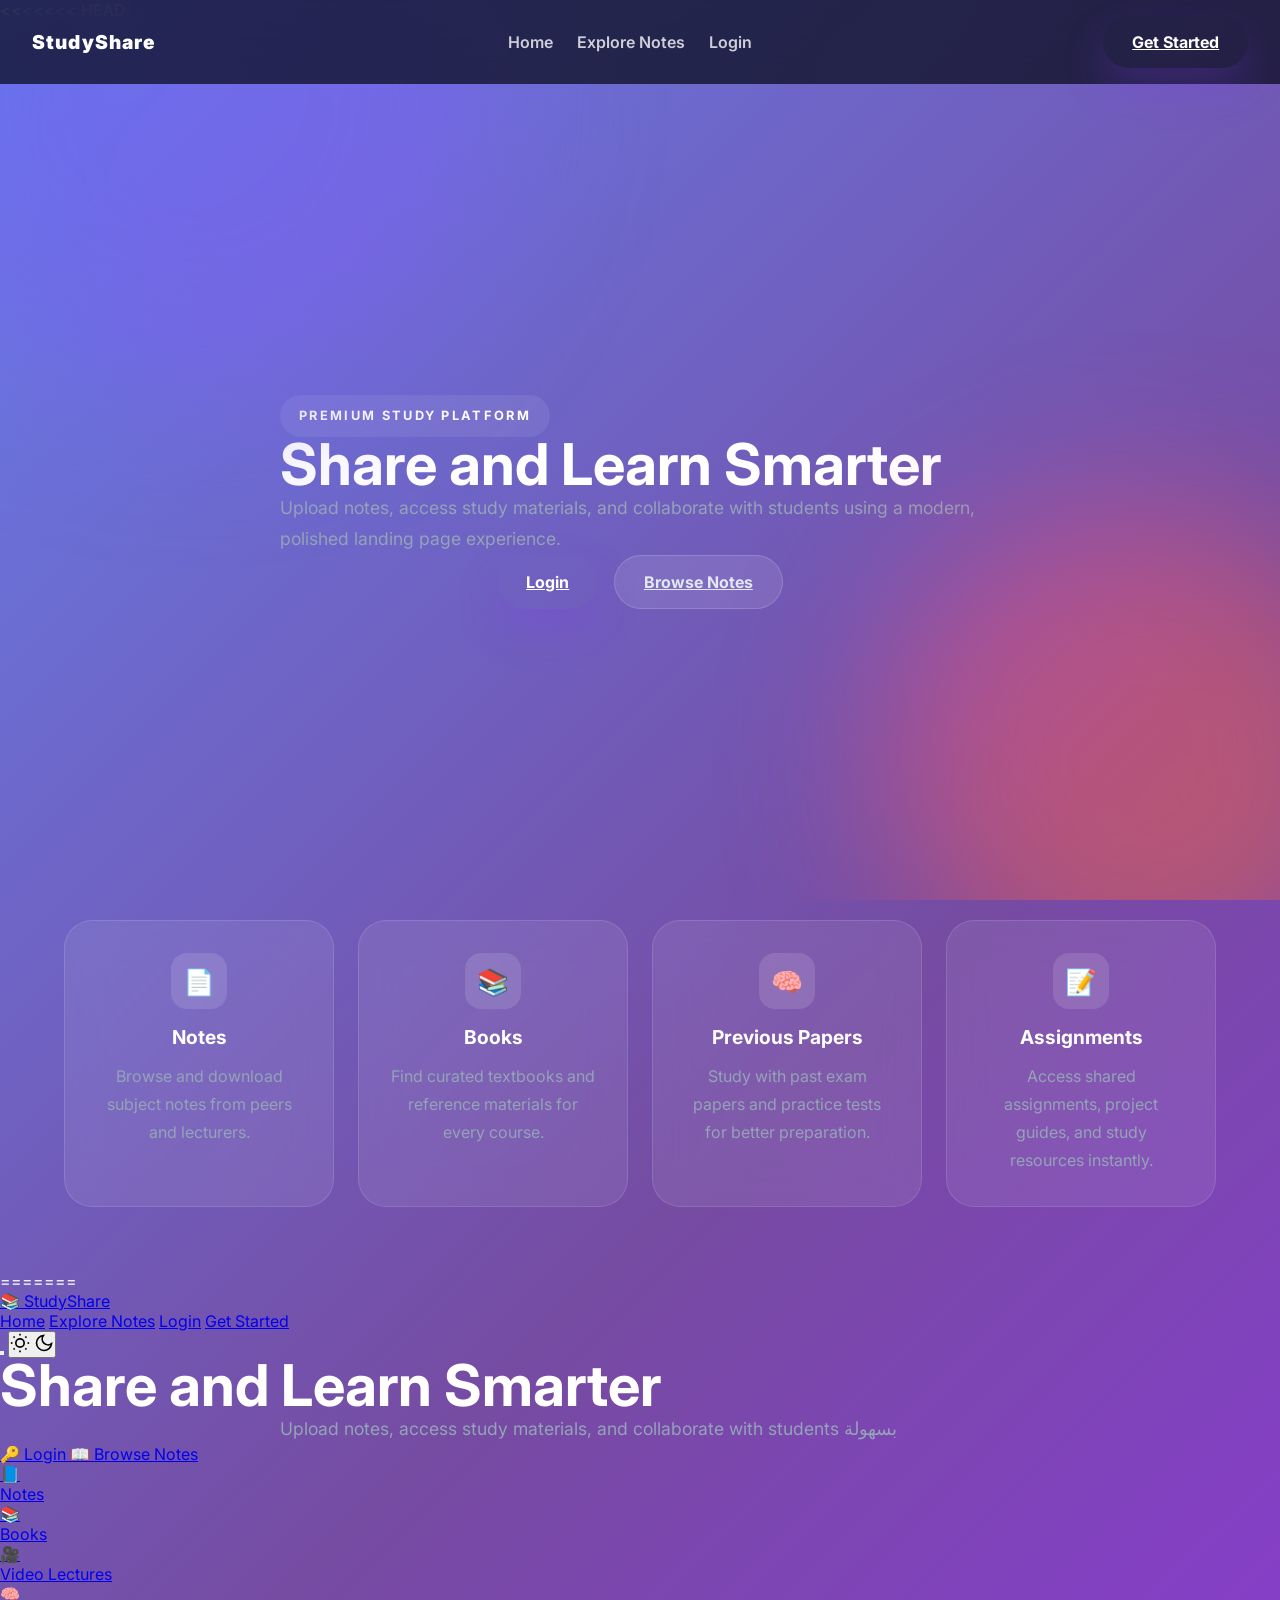
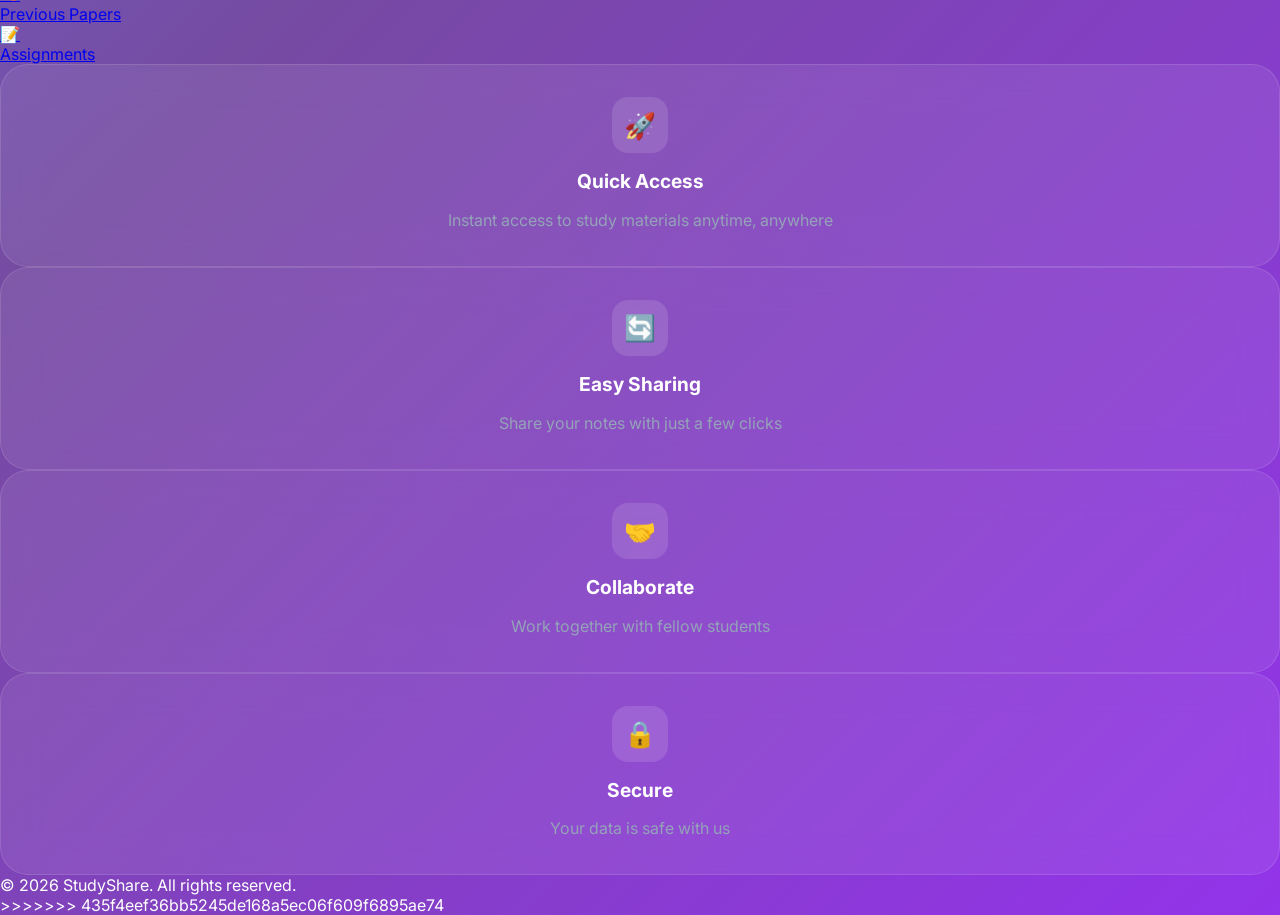
<file: index.html>
<!DOCTYPE html>
<html lang="en">
<head>
    <meta charset="UTF-8">
    <meta name="viewport" content="width=device-width, initial-scale=1.0">
<<<<<<< HEAD
    <title>StudyShare - Home</title>
    <link rel="stylesheet" href="assets/css/index.css">
</head>
<body>
    <header class="site-header">
        <div class="brand">
            <div class="logo">StudyShare</div>
        </div>
        <nav class="site-nav">
            <a href="#">Home</a>
            <a href="#notes">Explore Notes</a>
            <a href="user/login.php">Login</a>
        </nav>
        <a href="user/register.html" class="button">Get Started</a>
    </header>

    <main class="hero-header">
        <div class="hero-content">
            <span class="hero-eyebrow">Premium study platform</span>
            <h1>Share and Learn Smarter</h1>
            <p>Upload notes, access study materials, and collaborate with students using a modern, polished landing page experience.</p>
            <div class="hero-actions">
                <a href="user/login.php" class="button">Login</a>
                <a href="#notes" class="button-secondary">Browse Notes</a>
            </div>
        </div>
    </main>

    <section id="notes" class="feature-grid">
        <article class="feature-card">
            <div class="feature-icon">📄</div>
            <h3>Notes</h3>
            <p>Browse and download subject notes from peers and lecturers.</p>
        </article>
        <article class="feature-card">
            <div class="feature-icon">📚</div>
            <h3>Books</h3>
            <p>Find curated textbooks and reference materials for every course.</p>
        </article>
        <article class="feature-card">
            <div class="feature-icon">🧠</div>
            <h3>Previous Papers</h3>
            <p>Study with past exam papers and practice tests for better preparation.</p>
        </article>
        <article class="feature-card">
            <div class="feature-icon">📝</div>
            <h3>Assignments</h3>
            <p>Access shared assignments, project guides, and study resources instantly.</p>
        </article>
    </section>
=======
    <title>StudyShare - Share and Learn Smarter</title>
    <link rel="preconnect" href="https://fonts.googleapis.com">
    <link rel="preconnect" href="https://fonts.gstatic.com" crossorigin>
    <link href="https://fonts.googleapis.com/css2?family=Poppins:wght@300;400;500;600;700;800&display=swap" rel="stylesheet">
    <link rel="stylesheet" href="assets/css/index.css">
</head>
<body>
    <div class="background-effects">
        <div class="blob blob-1"></div>
        <div class="blob blob-2"></div>
        <div class="blob blob-3"></div>
    </div>

    <header class="header">
        <div class="header-container">
            <a href="#" class="logo">
                <span class="logo-icon">📚</span>
                <span class="logo-text">StudyShare</span>
            </a>
            <nav class="nav">
                <a href="index.html" class="nav-link active">Home</a>
                <a href="user/notes.php" class="nav-link">Explore Notes</a>
                <a href="user/login.php" class="nav-link">Login</a>
                <a href="user/register.php" class="btn btn-primary-nav">Get Started</a>
            </nav>
            <button class="mobile-menu-btn" aria-label="Menu">
                <span></span>
                <span></span>
                <span></span>
            </button>
            <button class="theme-toggle" aria-label="Toggle theme">
                <svg class="sun-icon" width="20" height="20" viewBox="0 0 24 24" fill="none" stroke="currentColor" stroke-width="2">
                    <circle cx="12" cy="12" r="5"></circle>
                    <line x1="12" y1="1" x2="12" y2="3"></line>
                    <line x1="12" y1="21" x2="12" y2="23"></line>
                    <line x1="4.22" y1="4.22" x2="5.64" y2="5.64"></line>
                    <line x1="18.36" y1="18.36" x2="19.78" y2="19.78"></line>
                    <line x1="1" y1="12" x2="3" y2="12"></line>
                    <line x1="21" y1="12" x2="23" y2="12"></line>
                    <line x1="4.22" y1="19.78" x2="5.64" y2="18.36"></line>
                    <line x1="18.36" y1="5.64" x2="19.78" y2="4.22"></line>
                </svg>
                <svg class="moon-icon" width="20" height="20" viewBox="0 0 24 24" fill="none" stroke="currentColor" stroke-width="2">
                    <path d="M21 12.79A9 9 0 1 1 11.21 3 7 7 0 0 0 21 12.79z"></path>
                </svg>
            </button>
        </div>
    </header>

    <main class="hero">
        <div class="hero-content">
            <h1 class="hero-title">
                Share and Learn <span class="highlight">Smarter</span>
            </h1>
            <p class="hero-subtitle">
                Upload notes, access study materials, and collaborate with students <span class="arabic">بسهولة</span>
            </p>
            <div class="hero-buttons">
                <a href="user/login.php" class="btn btn-primary">
                    <span class="btn-icon">🔑</span>
                    Login
                </a>
                <a href="user/notes.php" class="btn btn-secondary">
                    <span class="btn-icon">📖</span>
                    Browse Notes
                </a>
            </div>
        </div>

        <div class="category-cards">
            <a href="user/notes.php?category=notes" class="category-card card-1">
                <div class="card-icon">📘</div>
                <span class="card-text">Notes</span>
            </a>
            <a href="user/notes.php?category=books" class="category-card card-2">
                <div class="card-icon">📚</div>
                <span class="card-text">Books</span>
            </a>
            <a href="user/notes.php?category= videos" class="category-card card-3">
                <div class="card-icon">🎥</div>
                <span class="card-text">Video Lectures</span>
            </a>
            <a href="user/notes.php?category=pyq" class="category-card card-4">
                <div class="card-icon">🧠</div>
                <span class="card-text">Previous Papers</span>
            </a>
            <a href="user/notes.php?category=assignments" class="category-card card-5">
                <div class="card-icon">📝</div>
                <span class="card-text">Assignments</span>
            </a>
        </div>
    </main>

    <section class="features">
        <div class="features-container">
            <div class="feature-card">
                <div class="feature-icon">🚀</div>
                <h3>Quick Access</h3>
                <p>Instant access to study materials anytime, anywhere</p>
            </div>
            <div class="feature-card">
                <div class="feature-icon">🔄</div>
                <h3>Easy Sharing</h3>
                <p>Share your notes with just a few clicks</p>
            </div>
            <div class="feature-card">
                <div class="feature-icon">🤝</div>
                <h3>Collaborate</h3>
                <p>Work together with fellow students</p>
            </div>
            <div class="feature-card">
                <div class="feature-icon">🔒</div>
                <h3>Secure</h3>
                <p>Your data is safe with us</p>
            </div>
        </div>
    </section>

    <footer class="footer">
        <div class="footer-content">
            <p>&copy; 2026 StudyShare. All rights reserved.</p>
        </div>
    </footer>

    <script>
        const themeToggle = document.querySelector('.theme-toggle');
        const body = document.body;
        
        themeToggle.addEventListener('click', () => {
            body.classList.toggle('dark-mode');
            body.classList.toggle('light-mode');
        });

        const mobileMenuBtn = document.querySelector('.mobile-menu-btn');
        const nav = document.querySelector('.nav');
        
        mobileMenuBtn.addEventListener('click', () => {
            nav.classList.toggle('active');
            mobileMenuBtn.classList.toggle('active');
        });

        // Add initial dark mode
        body.classList.add('dark-mode');
    </script>
>>>>>>> 435f4eef36bb5245de168a5ec06f609f6895ae74
</body>
</html>
</file>
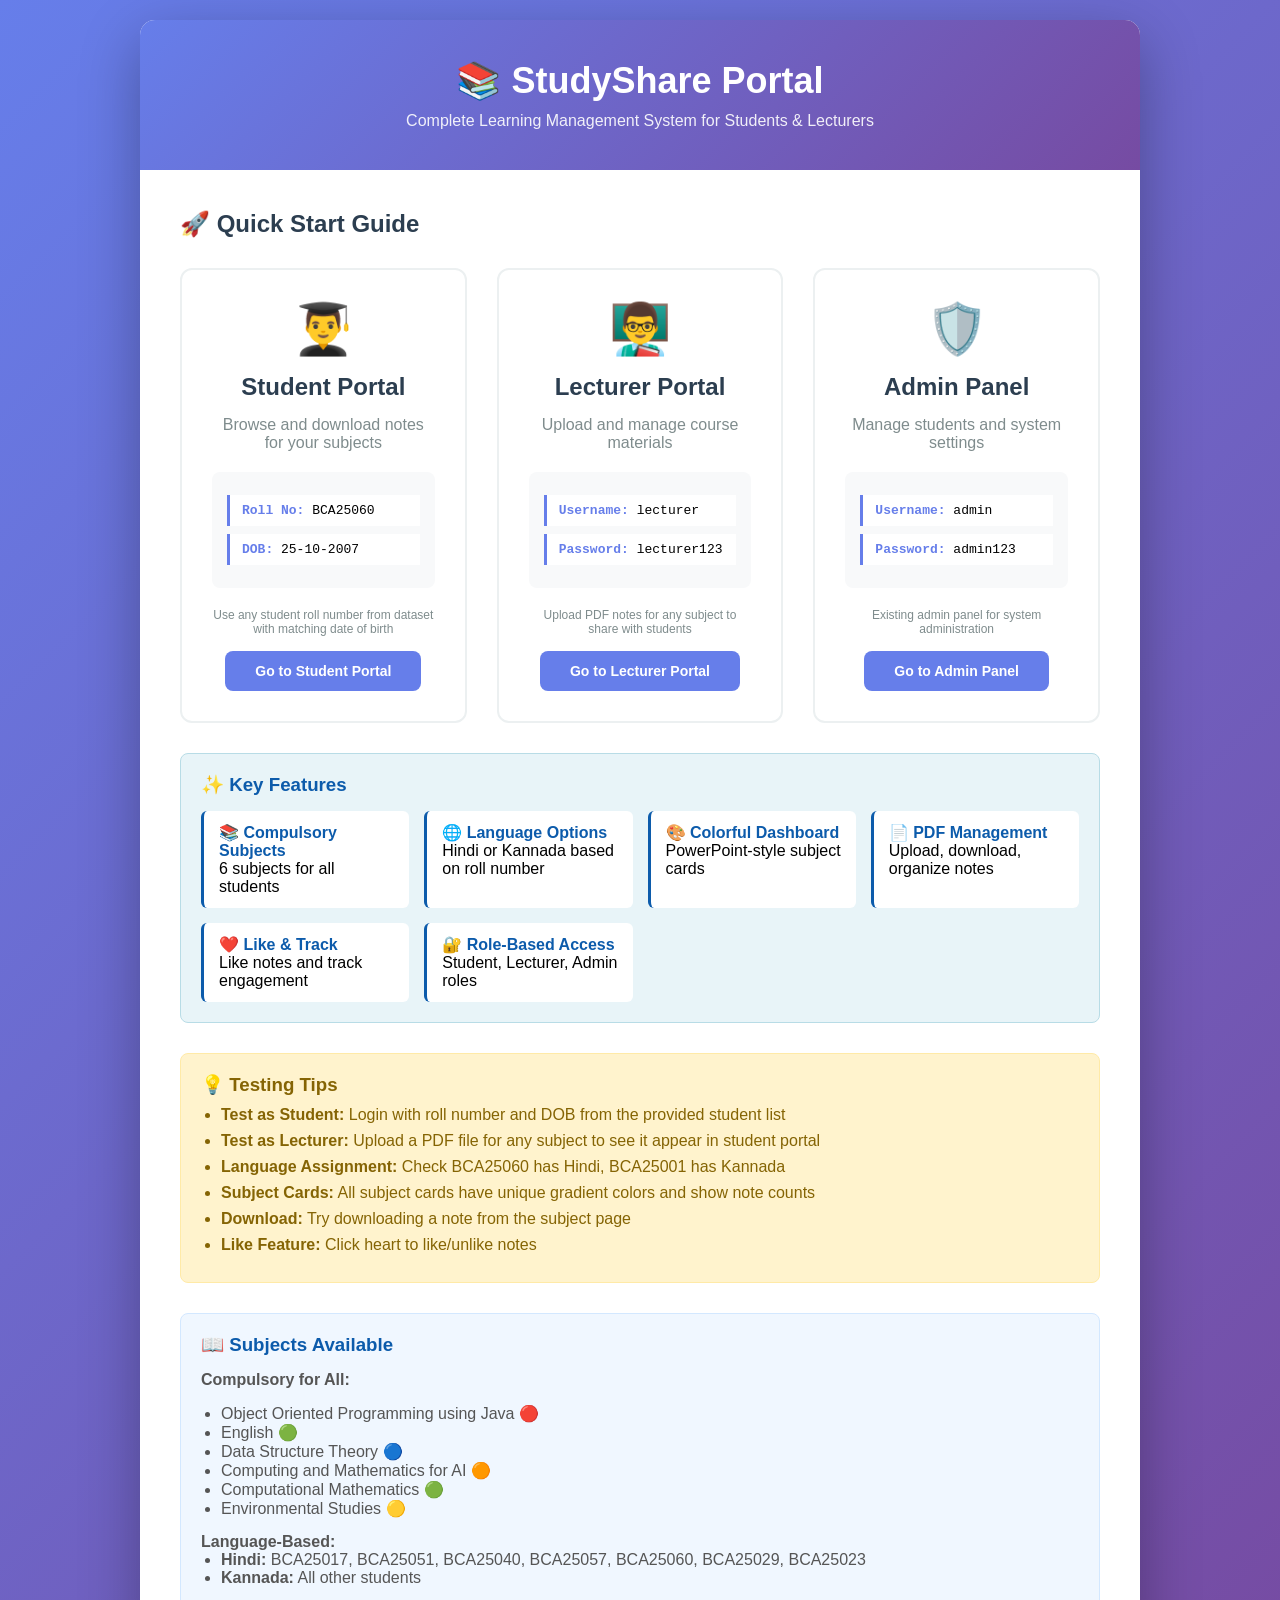
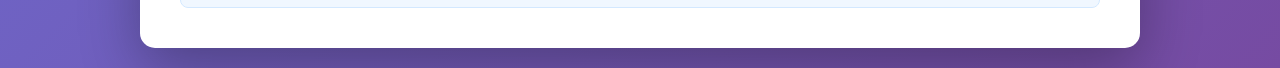
<file: index-test.html>
<!DOCTYPE html>
<html lang="en">
<head>
    <meta charset="UTF-8">
    <meta name="viewport" content="width=device-width, initial-scale=1.0">
    <title>StudyShare - Test Portal Access</title>
    <style>
        * {
            margin: 0;
            padding: 0;
            box-sizing: border-box;
        }

        body {
            font-family: 'Segoe UI', Tahoma, Geneva, Verdana, sans-serif;
            background: linear-gradient(135deg, #667eea 0%, #764ba2 100%);
            min-height: 100vh;
            display: flex;
            align-items: center;
            justify-content: center;
            padding: 20px;
        }

        .container {
            background: white;
            border-radius: 15px;
            box-shadow: 0 20px 60px rgba(0, 0, 0, 0.3);
            max-width: 1000px;
            width: 100%;
            overflow: hidden;
        }

        .header {
            background: linear-gradient(135deg, #667eea 0%, #764ba2 100%);
            color: white;
            padding: 40px;
            text-align: center;
        }

        .header h1 {
            font-size: 36px;
            margin-bottom: 10px;
        }

        .header p {
            font-size: 16px;
            opacity: 0.9;
        }

        .content {
            padding: 40px;
        }

        .portals-grid {
            display: grid;
            grid-template-columns: repeat(auto-fit, minmax(280px, 1fr));
            gap: 30px;
            margin-top: 30px;
        }

        .portal-card {
            border: 2px solid #ecf0f1;
            border-radius: 12px;
            padding: 30px;
            text-align: center;
            transition: all 0.3s ease;
        }

        .portal-card:hover {
            border-color: #667eea;
            box-shadow: 0 10px 30px rgba(102, 126, 234, 0.2);
            transform: translateY(-5px);
        }

        .portal-card h2 {
            color: #2c3e50;
            margin-bottom: 15px;
            font-size: 24px;
        }

        .portal-card .icon {
            font-size: 50px;
            margin-bottom: 15px;
        }

        .credentials {
            background: #f8f9fa;
            padding: 15px;
            border-radius: 8px;
            margin: 20px 0;
            text-align: left;
            font-size: 13px;
            font-family: 'Courier New', monospace;
        }

        .credential-item {
            margin: 8px 0;
            padding: 8px;
            background: white;
            border-left: 3px solid #667eea;
            padding-left: 12px;
        }

        .label {
            color: #667eea;
            font-weight: bold;
        }

        .btn {
            display: inline-block;
            padding: 12px 30px;
            background: #667eea;
            color: white;
            text-decoration: none;
            border-radius: 8px;
            margin-top: 15px;
            transition: all 0.3s ease;
            border: none;
            cursor: pointer;
            font-weight: 600;
            font-size: 14px;
        }

        .btn:hover {
            background: #764ba2;
            transform: translateY(-2px);
            box-shadow: 0 6px 20px rgba(102, 126, 234, 0.3);
        }

        .tips {
            background: #fff3cd;
            border: 1px solid #ffeaa7;
            border-radius: 8px;
            padding: 20px;
            margin-top: 30px;
        }

        .tips h3 {
            color: #856404;
            margin-bottom: 10px;
        }

        .tips ul {
            margin-left: 20px;
            color: #856404;
        }

        .tips li {
            margin: 8px 0;
        }

        @media (max-width: 768px) {
            .header {
                padding: 20px;
            }

            .header h1 {
                font-size: 24px;
            }

            .content {
                padding: 20px;
            }

            .portals-grid {
                grid-template-columns: 1fr;
            }
        }

        .features {
            background: #e8f4f8;
            border: 1px solid #b8dce6;
            border-radius: 8px;
            padding: 20px;
            margin-top: 30px;
        }

        .features h3 {
            color: #0c5bab;
            margin-bottom: 15px;
        }

        .features-list {
            display: grid;
            grid-template-columns: repeat(auto-fit, minmax(200px, 1fr));
            gap: 15px;
        }

        .feature-item {
            padding: 12px;
            background: white;
            border-radius: 6px;
            border-left: 3px solid #0c5bab;
            padding-left: 15px;
        }

        .feature-item strong {
            color: #0c5bab;
        }
    </style>
</head>
<body>
    <div class="container">
        <div class="header">
            <h1>📚 StudyShare Portal</h1>
            <p>Complete Learning Management System for Students & Lecturers</p>
        </div>

        <div class="content">
            <h2 style="color: #2c3e50; margin-bottom: 20px;">🚀 Quick Start Guide</h2>

            <div class="portals-grid">
                <!-- Student Portal -->
                <div class="portal-card">
                    <div class="icon">👨‍🎓</div>
                    <h2>Student Portal</h2>
                    <p style="color: #7f8c8d; margin-bottom: 15px;">Browse and download notes for your subjects</p>
                    
                    <div class="credentials">
                        <div class="credential-item">
                            <span class="label">Roll No:</span> BCA25060
                        </div>
                        <div class="credential-item">
                            <span class="label">DOB:</span> 25-10-2007
                        </div>
                    </div>

                    <p style="color: #7f8c8d; font-size: 12px;">
                        Use any student roll number from dataset with matching date of birth
                    </p>

                    <a href="/STUDYSHARE-/user/login.php" class="btn">Go to Student Portal</a>
                </div>

                <!-- Lecturer Portal -->
                <div class="portal-card">
                    <div class="icon">👨‍🏫</div>
                    <h2>Lecturer Portal</h2>
                    <p style="color: #7f8c8d; margin-bottom: 15px;">Upload and manage course materials</p>
                    
                    <div class="credentials">
                        <div class="credential-item">
                            <span class="label">Username:</span> lecturer
                        </div>
                        <div class="credential-item">
                            <span class="label">Password:</span> lecturer123
                        </div>
                    </div>

                    <p style="color: #7f8c8d; font-size: 12px;">
                        Upload PDF notes for any subject to share with students
                    </p>

                    <a href="/STUDYSHARE-/lecture/login.php" class="btn">Go to Lecturer Portal</a>
                </div>

                <!-- Admin Portal -->
                <div class="portal-card">
                    <div class="icon">🛡️</div>
                    <h2>Admin Panel</h2>
                    <p style="color: #7f8c8d; margin-bottom: 15px;">Manage students and system settings</p>
                    
                    <div class="credentials">
                        <div class="credential-item">
                            <span class="label">Username:</span> admin
                        </div>
                        <div class="credential-item">
                            <span class="label">Password:</span> admin123
                        </div>
                    </div>

                    <p style="color: #7f8c8d; font-size: 12px;">
                        Existing admin panel for system administration
                    </p>

                    <a href="/STUDYSHARE-/admin/login.php" class="btn">Go to Admin Panel</a>
                </div>
            </div>

            <!-- Features Section -->
            <div class="features">
                <h3>✨ Key Features</h3>
                <div class="features-list">
                    <div class="feature-item">
                        <strong>📚 Compulsory Subjects</strong><br>
                        6 subjects for all students
                    </div>
                    <div class="feature-item">
                        <strong>🌐 Language Options</strong><br>
                        Hindi or Kannada based on roll number
                    </div>
                    <div class="feature-item">
                        <strong>🎨 Colorful Dashboard</strong><br>
                        PowerPoint-style subject cards
                    </div>
                    <div class="feature-item">
                        <strong>📄 PDF Management</strong><br>
                        Upload, download, organize notes
                    </div>
                    <div class="feature-item">
                        <strong>❤️ Like & Track</strong><br>
                        Like notes and track engagement
                    </div>
                    <div class="feature-item">
                        <strong>🔐 Role-Based Access</strong><br>
                        Student, Lecturer, Admin roles
                    </div>
                </div>
            </div>

            <!-- Tips Section -->
            <div class="tips">
                <h3>💡 Testing Tips</h3>
                <ul>
                    <li><strong>Test as Student:</strong> Login with roll number and DOB from the provided student list</li>
                    <li><strong>Test as Lecturer:</strong> Upload a PDF file for any subject to see it appear in student portal</li>
                    <li><strong>Language Assignment:</strong> Check BCA25060 has Hindi, BCA25001 has Kannada</li>
                    <li><strong>Subject Cards:</strong> All subject cards have unique gradient colors and show note counts</li>
                    <li><strong>Download:</strong> Try downloading a note from the subject page</li>
                    <li><strong>Like Feature:</strong> Click heart to like/unlike notes</li>
                </ul>
            </div>

            <!-- Subject Info -->
            <div style="background: #f0f7ff; border: 1px solid #d3e8ff; border-radius: 8px; padding: 20px; margin-top: 30px;">
                <h3 style="color: #0c5bab; margin-bottom: 15px;">📖 Subjects Available</h3>
                <p style="color: #555; margin-bottom: 15px;"><strong>Compulsory for All:</strong></p>
                <ul style="margin-left: 20px; margin-bottom: 15px; color: #555;">
                    <li>Object Oriented Programming using Java 🔴</li>
                    <li>English 🟢</li>
                    <li>Data Structure Theory 🔵</li>
                    <li>Computing and Mathematics for AI 🟠</li>
                    <li>Computational Mathematics 🟢</li>
                    <li>Environmental Studies 🟡</li>
                </ul>
                <p style="color: #555;"><strong>Language-Based:</strong></p>
                <ul style="margin-left: 20px; color: #555;">
                    <li><strong>Hindi:</strong> BCA25017, BCA25051, BCA25040, BCA25057, BCA25060, BCA25029, BCA25023</li>
                    <li><strong>Kannada:</strong> All other students</li>
                </ul>
            </div>
        </div>
    </div>
</body>
</html>
</file>
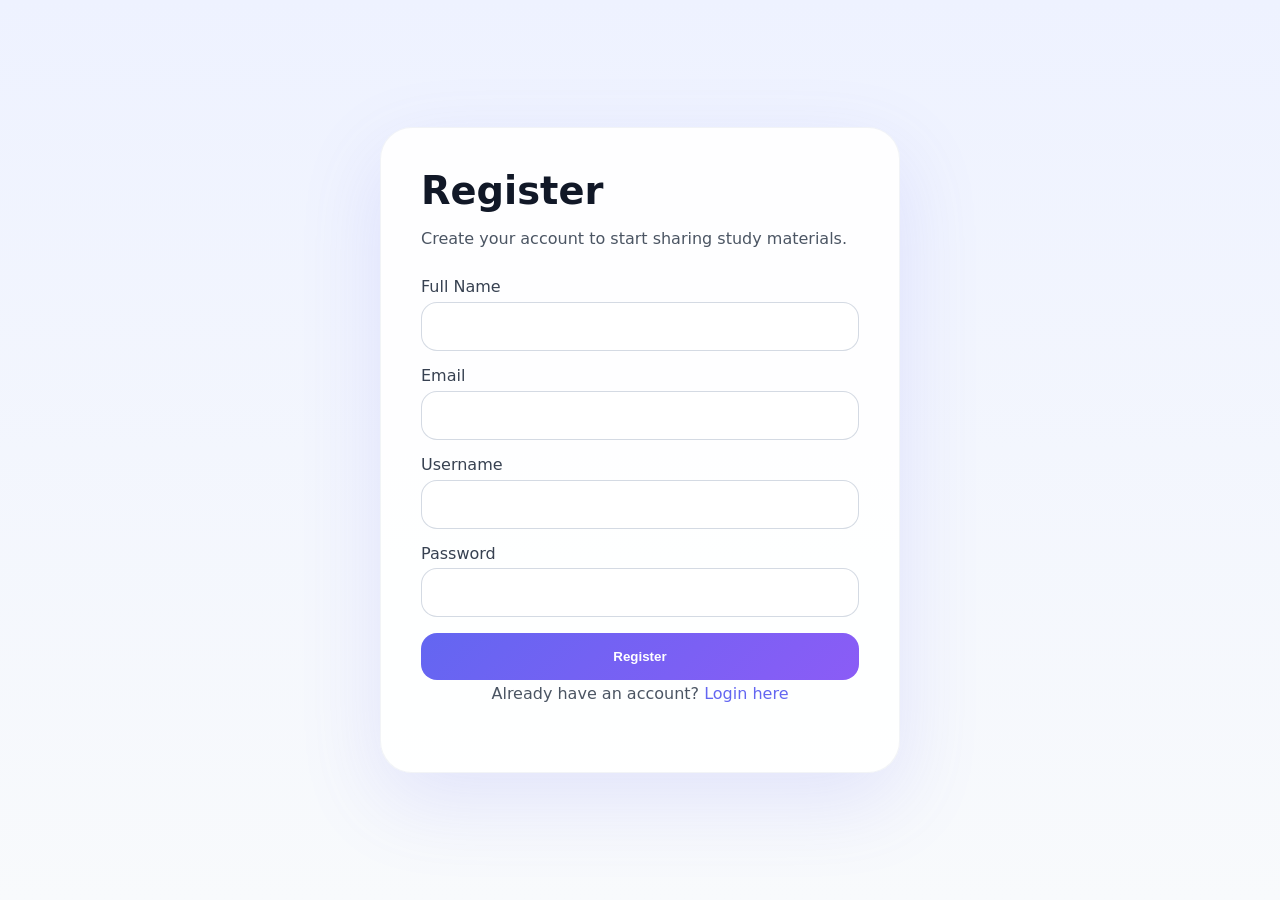
<file: user/register.html>
<!DOCTYPE html>
<html lang="en">
<head>
    <meta charset="UTF-8">
    <meta name="viewport" content="width=device-width, initial-scale=1.0">
    <title>StudyShare - User Register</title>
    <link rel="stylesheet" href="../assets/css/register.css">
</head>
<body class="auth-page">
    <div class="auth-card">
        <h1>Register</h1>
        <p>Create your account to start sharing study materials.</p>
        <form action="register.php" method="post">
            <label for="name">Full Name</label>
            <input type="text" id="name" name="name" required>
            <label for="email">Email</label>
            <input type="email" id="email" name="email" required>
            <label for="username">Username</label>
            <input type="text" id="username" name="username" required>
            <label for="password">Password</label>
            <input type="password" id="password" name="password" required>
            <button type="submit">Register</button>
        </form>
        <p class="small-text">Already have an account? <a href="login.php">Login here</a></p>
    </div>
</body>
</html>
</file>
<file: assets/css/index.css>
@import url('https://fonts.googleapis.com/css2?family=Inter:wght@300;400;500;600;700;800&display=swap');

:root {
    --primary: #6366f1;
    --primary-light: #818cf8;
    --secondary: #a855f7;
    --accent: #fbbf24;
    --accent-gradient: linear-gradient(135deg, #fbbf24 0%, #f59e0b 50%, #f97316 100%);
    --text-light: #ffffff;
    --text-dark: #1e293b;
    --text-muted: #94a3b8;
    --glass-bg: rgba(255, 255, 255, 0.1);
    --glass-border: rgba(255, 255, 255, 0.2);
    --card-bg: rgba(255, 255, 255, 0.95);
    --card-bg-dark: rgba(30, 41, 59, 0.9);
    --shadow-soft: 0 8px 32px rgba(0, 0, 0, 0.1);
    --shadow-medium: 0 20px 40px rgba(0, 0, 0, 0.15);
    --radius-sm: 8px;
    --radius-md: 16px;
    --radius-lg: 24px;
    --radius-xl: 32px;
    --transition: all 0.3s cubic-bezier(0.4, 0, 0.2, 1);
}

/* Dark Mode (Default) */
body.dark-mode {
    --bg-primary: #0f172a;
    --bg-secondary: #1e293b;
    --text-primary: #f8fafc;
    --text-secondary: #cbd5e1;
    --card-bg: rgba(30, 41, 59, 0.8);
}

/* Light Mode */
body.light-mode {
    --bg-primary: #f8fafc;
    --bg-secondary: #ffffff;
    --text-primary: #1e293b;
    --text-secondary: #64748b;
    --card-bg: rgba(255, 255, 255, 0.95);
}

* {
    margin: 0;
    padding: 0;
    box-sizing: border-box;
}

html {
    scroll-behavior: smooth;
}

body {
    font-family: 'Inter', -apple-system, BlinkMacSystemFont, sans-serif;
    background: linear-gradient(135deg, #667eea 0%, #764ba2 50%, #9333ea 100%);
    min-height: 100vh;
    color: var(--text-light);
    overflow-x: hidden;
    position: relative;
}

/* Background Effects */
.background-effects {
    position: fixed;
    top: 0;
    left: 0;
    width: 100%;
    height: 100%;
    pointer-events: none;
    z-index: 0;
    overflow: hidden;
}

.blob {
    position: absolute;
    border-radius: 50%;
    filter: blur(80px);
    opacity: 0.5;
    animation: float 20s ease-in-out infinite;
}

.blob-1 {
    width: 600px;
    height: 600px;
    background: linear-gradient(135deg, #6366f1, #8b5cf6);
    top: -200px;
    left: -100px;
    animation-delay: 0s;
}

.blob-2 {
    width: 500px;
    height: 500px;
    background: linear-gradient(135deg, #ec4899, #f97316);
    bottom: -100px;
    right: -100px;
    animation-delay: -5s;
}

<<<<<<< HEAD
.hero-content {
    position: relative;
    max-width: 980px;
    z-index: 1;
    display: grid;
    gap: 2rem;
    text-align: center;
}

.hero-eyebrow {
    display: inline-flex;
    padding: 0.85rem 1.2rem;
    border-radius: 999px;
    background: rgba(255, 255, 255, 0.08);
    color: var(--accent-strong);
    text-transform: uppercase;
    letter-spacing: 0.18em;
    font-weight: 700;
    font-size: 0.8rem;
}

.hero-content h1 {
    margin: 0;
    font-size: clamp(3rem, 4.5vw, 5rem);
    line-height: 0.95;
}

.hero-content p {
    margin: 0 auto;
    max-width: 720px;
    color: var(--text-muted);
    font-size: 1.1rem;
    line-height: 1.8;
}

.site-header {
    position: fixed;
    top: 0;
    left: 0;
    right: 0;
    z-index: 10;
    display: flex;
    align-items: center;
    justify-content: space-between;
    padding: 1rem clamp(1rem, 4vw, 2rem);
    gap: 1rem;
    background: rgba(5, 8, 20, 0.7);
    backdrop-filter: blur(20px);
}

.brand .logo {
    font-size: 1.2rem;
    font-weight: 900;
    letter-spacing: 0.06em;
}

.site-nav {
    display: flex;
    align-items: center;
    gap: 1.5rem;
}

.site-nav a {
    color: rgba(255, 255, 255, 0.78);
    text-decoration: none;
    font-weight: 600;
    transition: color 0.2s ease;
}

.site-nav a:hover {
    color: #fff;
}

.hero-actions {
    display: flex;
    flex-wrap: wrap;
    justify-content: center;
    gap: 1rem;
}

.button,
.button-secondary {
    display: inline-flex;
    align-items: center;
    justify-content: center;
    border: none;
    border-radius: 999px;
    padding: 1rem 1.8rem;
    font-weight: 700;
    transition: transform 0.2s ease, box-shadow 0.2s ease, background 0.2s ease;
}

.button {
    background: linear-gradient(135deg, var(--accent), var(--accent-strong));
    color: #fff;
    box-shadow: 0 20px 40px rgba(124, 58, 237, 0.25);
}

.button:hover {
    transform: translateY(-2px);
}

.button-secondary {
    background: rgba(255, 255, 255, 0.1);
    color: #e2e8f0;
    border: 1px solid rgba(255, 255, 255, 0.16);
}

.button-secondary:hover {
    background: rgba(255, 255, 255, 0.16);
}

.hero-header {
    position: relative;
    min-height: 100vh;
    display: grid;
    place-items: center;
    padding: 9rem 1.5rem 5rem;
}

.feature-grid {
    display: grid;
    gap: 1.5rem;
    grid-template-columns: repeat(4, minmax(0, 1fr));
    padding: 0 1.5rem 4rem;
    max-width: 1200px;
    margin: 0 auto;
}

.feature-card {
    background: rgba(255, 255, 255, 0.08);
    backdrop-filter: blur(18px);
    border: 1px solid rgba(255, 255, 255, 0.12);
    border-radius: 1.75rem;
    padding: 2rem;
    box-shadow: var(--shadow);
    text-align: center;
}

.feature-icon {
    width: 3.5rem;
    height: 3.5rem;
    margin: 0 auto 1rem;
    display: grid;
    place-items: center;
    font-size: 1.6rem;
    background: rgba(255, 255, 255, 0.12);
    border-radius: 1rem;
}

.feature-card h3 {
    margin: 0 0 0.8rem;
    font-size: 1.2rem;
}

.feature-card p {
    margin: 0;
    color: var(--text-muted);
    line-height: 1.75;
}

@media (max-width: 1024px) {
    .feature-grid {
        grid-template-columns: repeat(2, minmax(0, 1fr));
    }
}

@media (max-width: 640px) {
    .site-header {
        flex-direction: column;
        align-items: stretch;
        text-align: center;
    }

    .site-nav {
        justify-content: center;
        flex-wrap: wrap;
        gap: 1rem;
    }

    .hero-header {
        padding: 8rem 1rem 3rem;
    }

    .hero-content h1 {
        font-size: clamp(2.5rem, 8vw, 3.5rem);
    }

    .feature-grid {
        grid-template-columns: 1fr;
    }
}

.panel-card {
    background: rgba(255, 255, 255, 0.08);
    backdrop-filter: blur(18px);
    border: 1px solid rgba(255, 255, 255, 0.12);
    border-radius: 1.75rem;
    padding: 2rem;
    box-shadow: var(--shadow);
    animation: float 7s ease-in-out infinite;
}

.panel-card:nth-child(2) {
    animation-delay: 0.25s;
}

.panel-card:nth-child(3) {
    animation-delay: 0.5s;
}

.panel-card h2 {
    margin: 0 0 0.8rem;
    font-size: 1.2rem;
}

.panel-card p {
    margin: 0;
    color: var(--text-muted);
    line-height: 1.75;
=======
.blob-3 {
    width: 400px;
    height: 400px;
    background: linear-gradient(135deg, #06b6d4, #3b82f6);
    top: 50%;
    left: 50%;
    transform: translate(-50%, -50%);
    animation-delay: -10s;
    opacity: 0.3;
>>>>>>> 435f4eef36bb5245de168a5ec06f609f6895ae74
}

@keyframes float {
    0%, 100% {
        transform: translate(0, 0) scale(1);
    }
    25% {
        transform: translate(50px, -50px) scale(1.1);
    }
    50% {
        transform: translate(-30px, 30px) scale(0.9);
    }
    75% {
        transform: translate(-50px, -30px) scale(1.05);
    }
}

/* Header */
.header {
    position: fixed;
    top: 0;
    left: 0;
    right: 0;
    z-index: 1000;
    padding: 1rem 2rem;
    background: rgba(255, 255, 255, 0.1);
    backdrop-filter: blur(20px);
    border-bottom: 1px solid rgba(255, 255, 255, 0.1);
    transition: var(--transition);
}

.header-container {
    max-width: 1400px;
    margin: 0 auto;
    display: flex;
    align-items: center;
    justify-content: space-between;
}

.logo {
    display: flex;
    align-items: center;
    gap: 0.75rem;
    text-decoration: none;
    color: var(--text-light);
}

.logo-icon {
    font-size: 2rem;
    filter: drop-shadow(0 2px 4px rgba(0, 0, 0, 0.2));
}

.logo-text {
    font-size: 1.5rem;
    font-weight: 800;
    letter-spacing: -0.5px;
    background: linear-gradient(135deg, #fff 0%, #e2e8f0 100%);
    -webkit-background-clip: text;
    -webkit-text-fill-color: transparent;
    background-clip: text;
}

.nav {
    display: flex;
    align-items: center;
    gap: 2rem;
}

.nav-link {
    color: rgba(255, 255, 255, 0.8);
    text-decoration: none;
    font-weight: 500;
    font-size: 0.95rem;
    transition: var(--transition);
    position: relative;
}

.nav-link::after {
    content: '';
    position: absolute;
    bottom: -4px;
    left: 0;
    width: 0;
    height: 2px;
    background: var(--accent);
    transition: var(--transition);
    border-radius: 2px;
}

.nav-link:hover,
.nav-link.active {
    color: var(--text-light);
}

.nav-link:hover::after,
.nav-link.active::after {
    width: 100%;
}

.btn-primary-nav {
    padding: 0.75rem 1.5rem;
    background: linear-gradient(135deg, #6366f1 0%, #8b5cf6 100%);
    color: white;
    border-radius: 50px;
    font-weight: 600;
    font-size: 0.9rem;
    text-decoration: none;
    transition: var(--transition);
    box-shadow: 0 4px 15px rgba(99, 102, 241, 0.4);
}

.btn-primary-nav:hover {
    transform: translateY(-2px);
    box-shadow: 0 8px 25px rgba(99, 102, 241, 0.5);
}

.theme-toggle {
    width: 44px;
    height: 44px;
    border-radius: 50%;
    border: none;
    background: var(--glass-bg);
    backdrop-filter: blur(10px);
    cursor: pointer;
    display: flex;
    align-items: center;
    justify-content: center;
    color: var(--text-light);
    transition: var(--transition);
    margin-left: 1rem;
}

.theme-toggle:hover {
    background: rgba(255, 255, 255, 0.2);
    transform: rotate(15deg);
}

.theme-toggle .sun-icon {
    display: none;
}

body.light-mode .theme-toggle .sun-icon {
    display: block;
}

body.light-mode .theme-toggle .moon-icon {
    display: none;
}

.mobile-menu-btn {
    display: none;
    flex-direction: column;
    gap: 5px;
    padding: 10px;
    background: transparent;
    border: none;
    cursor: pointer;
}

.mobile-menu-btn span {
    width: 24px;
    height: 2px;
    background: white;
    border-radius: 2px;
    transition: var(--transition);
}

/* Hero Section */
.hero {
    min-height: 100vh;
    display: flex;
    flex-direction: column;
    align-items: center;
    justify-content: center;
    padding: 8rem 2rem 4rem;
    position: relative;
    z-index: 1;
}

.hero-content {
    text-align: center;
    max-width: 900px;
    margin-bottom: 4rem;
}

.hero-title {
    font-size: clamp(2.5rem, 6vw, 4.5rem);
    font-weight: 800;
    line-height: 1.1;
    margin-bottom: 1.5rem;
    letter-spacing: -1px;
    text-shadow: 0 4px 30px rgba(0, 0, 0, 0.2);
}

.hero-title .highlight {
    background: var(--accent-gradient);
    -webkit-background-clip: text;
    -webkit-text-fill-color: transparent;
    background-clip: text;
    position: relative;
}

.hero-subtitle {
    font-size: clamp(1rem, 2.5vw, 1.35rem);
    color: rgba(255, 255, 255, 0.85);
    line-height: 1.7;
    margin-bottom: 2.5rem;
    font-weight: 400;
}

.hero-subtitle .arabic {
    font-size: 1.2rem;
    font-weight: 600;
    color: #fbbf24;
}

.hero-buttons {
    display: flex;
    gap: 1rem;
    justify-content: center;
    flex-wrap: wrap;
}

.btn {
    display: inline-flex;
    align-items: center;
    gap: 0.5rem;
    padding: 1rem 2rem;
    border-radius: 50px;
    font-weight: 600;
    font-size: 1rem;
    text-decoration: none;
    transition: var(--transition);
    cursor: pointer;
    border: none;
}

.btn-icon {
    font-size: 1.2rem;
}

.btn-primary {
    background: linear-gradient(135deg, #6366f1 0%, #8b5cf6 100%);
    color: white;
    box-shadow: 0 8px 30px rgba(99, 102, 241, 0.4);
}

.btn-primary:hover {
    transform: translateY(-3px);
    box-shadow: 0 15px 40px rgba(99, 102, 241, 0.5);
}

.btn-secondary {
    background: rgba(255, 255, 255, 0.15);
    backdrop-filter: blur(10px);
    color: white;
    border: 1px solid rgba(255, 255, 255, 0.3);
}

.btn-secondary:hover {
    background: rgba(255, 255, 255, 0.25);
    transform: translateY(-3px);
    border-color: rgba(255, 255, 255, 0.5);
}

/* Category Cards */
.category-cards {
    display: grid;
    grid-template-columns: repeat(5, 1fr);
    gap: 1.5rem;
    max-width: 1200px;
    width: 100%;
    position: relative;
}

.category-card {
    background: var(--card-bg);
    backdrop-filter: blur(20px);
    border-radius: var(--radius-lg);
    padding: 1.75rem 1.5rem;
    text-align: center;
    box-shadow: var(--shadow-soft);
    border: 1px solid rgba(255, 255, 255, 0.2);
    transition: var(--transition);
    cursor: pointer;
    animation: cardFloat 6s ease-in-out infinite;
}

.category-card:nth-child(1) { animation-delay: 0s; }
.category-card:nth-child(2) { animation-delay: -1.2s; }
.category-card:nth-child(3) { animation-delay: -2.4s; }
.category-card:nth-child(4) { animation-delay: -3.6s; }
.category-card:nth-child(5) { animation-delay: -4.8s; }

@keyframes cardFloat {
    0%, 100% { transform: translateY(0); }
    50% { transform: translateY(-10px); }
}

.category-card:hover {
    transform: translateY(-15px) scale(1.02);
    box-shadow: var(--shadow-medium);
}

.card-icon {
    font-size: 2.5rem;
    margin-bottom: 0.75rem;
    filter: drop-shadow(0 2px 4px rgba(0, 0, 0, 0.1));
}

.card-text {
    font-weight: 600;
    font-size: 0.95rem;
    color: var(--text-dark);
}

/* Features Section */
.features {
    padding: 4rem 2rem;
    position: relative;
    z-index: 1;
}

.features-container {
    max-width: 1200px;
    margin: 0 auto;
    display: grid;
    grid-template-columns: repeat(4, 1fr);
    gap: 2rem;
}

.feature-card {
    background: rgba(255, 255, 255, 0.1);
    backdrop-filter: blur(20px);
    border-radius: var(--radius-lg);
    padding: 2rem;
    text-align: center;
    border: 1px solid rgba(255, 255, 255, 0.1);
    transition: var(--transition);
}

.feature-card:hover {
    background: rgba(255, 255, 255, 0.15);
    transform: translateY(-5px);
}

.feature-icon {
    font-size: 3rem;
    margin-bottom: 1rem;
}

.feature-card h3 {
    font-size: 1.25rem;
    font-weight: 700;
    margin-bottom: 0.5rem;
    color: var(--text-light);
}

.feature-card p {
    font-size: 0.9rem;
    color: rgba(255, 255, 255, 0.7);
    line-height: 1.6;
}

/* Footer */
.footer {
    padding: 2rem;
    text-align: center;
    position: relative;
    z-index: 1;
    background: rgba(0, 0, 0, 0.1);
}

.footer-content p {
    color: rgba(255, 255, 255, 0.6);
    font-size: 0.9rem;
}

/* Responsive Design */
@media (max-width: 1024px) {
    .category-cards {
        grid-template-columns: repeat(3, 1fr);
    }
    
    .features-container {
        grid-template-columns: repeat(2, 1fr);
    }
}

@media (max-width: 768px) {
    .header {
        padding: 1rem;
    }
    
    .nav {
        position: fixed;
        top: 70px;
        left: 0;
        right: 0;
        background: rgba(15, 23, 42, 0.98);
        backdrop-filter: blur(20px);
        flex-direction: column;
        padding: 2rem;
        gap: 1.5rem;
        transform: translateY(-150%);
        transition: var(--transition);
    }
    
    .nav.active {
        transform: translateY(0);
    }
    
    .mobile-menu-btn {
        display: flex;
    }
    
    .mobile-menu-btn.active span:nth-child(1) {
        transform: rotate(45deg) translate(5px, 5px);
    }
    
    .mobile-menu-btn.active span:nth-child(2) {
        opacity: 0;
    }
    
    .mobile-menu-btn.active span:nth-child(3) {
        transform: rotate(-45deg) translate(5px, -5px);
    }
    
    .theme-toggle {
        display: none;
    }
    
    .hero {
        padding: 7rem 1.5rem 3rem;
    }
    
    .category-cards {
        grid-template-columns: repeat(2, 1fr);
        gap: 1rem;
    }
    
    .category-card {
        padding: 1.25rem 1rem;
    }
    
    .card-icon {
        font-size: 2rem;
    }
    
    .card-text {
        font-size: 0.85rem;
    }
    
    .features-container {
        grid-template-columns: 1fr;
    }
    
    .features {
        padding: 3rem 1.5rem;
    }
}

@media (max-width: 480px) {
    .hero-title {
        font-size: 2rem;
    }
    
    .hero-subtitle {
        font-size: 1rem;
    }
    
    .btn {
        padding: 0.875rem 1.5rem;
        font-size: 0.9rem;
    }
    
    .category-cards {
        grid-template-columns: repeat(2, 1fr);
    }
}

/* Glassmorphism Utilities */
.glass {
    background: rgba(255, 255, 255, 0.1);
    backdrop-filter: blur(20px);
    border: 1px solid rgba(255, 255, 255, 0.2);
}

/* Animation Utilities */
.fade-in {
    animation: fadeIn 0.8s ease-out forwards;
}

@keyframes fadeIn {
    from {
        opacity: 0;
        transform: translateY(20px);
    }
    to {
        opacity: 1;
        transform: translateY(0);
    }
}

.slide-up {
    animation: slideUp 0.6s ease-out forwards;
}

@keyframes slideUp {
    from {
        opacity: 0;
        transform: translateY(40px);
    }
    to {
        opacity: 1;
        transform: translateY(0);
    }
}

/* Scrollbar */
::-webkit-scrollbar {
    width: 8px;
}

::-webkit-scrollbar-track {
    background: rgba(255, 255, 255, 0.05);
}

::-webkit-scrollbar-thumb {
    background: rgba(255, 255, 255, 0.2);
    border-radius: 4px;
}

::-webkit-scrollbar-thumb:hover {
    background: rgba(255, 255, 255, 0.3);
}

/* Selection */
::selection {
    background: rgba(99, 102, 241, 0.4);
    color: white;
}
</file>
<file: assets/css/register.css>
:root {
    --bg: #f7f8fd;
    --surface: rgba(255, 255, 255, 0.9);
    --text: #111827;
    --text-muted: #4b5563;
    --accent: #6366f1;
    --accent-strong: #8b5cf6;
    --shadow: 0 28px 84px rgba(99, 102, 241, 0.14);
}

* {
    box-sizing: border-box;
}

html,
body {
    margin: 0;
    min-height: 100%;
}

body {
    font-family: 'Inter', system-ui, sans-serif;
    background: linear-gradient(180deg, #eef2ff 0%, #f8fafc 100%);
    color: var(--text);
}

a {
    color: var(--accent);
    text-decoration: none;
}

.auth-page {
    min-height: 100vh;
    display: grid;
    place-items: center;
    padding: 2rem;
}

.auth-card {
    width: min(520px, 100%);
    background: var(--surface);
    border-radius: 2rem;
    padding: 2.5rem;
    box-shadow: var(--shadow);
    border: 1px solid rgba(148, 163, 184, 0.12);
}

.auth-card h1 {
    margin-top: 0;
    margin-bottom: 0.75rem;
    font-size: clamp(2.2rem, 3vw, 2.6rem);
}

.auth-card p {
    margin: 0 0 1.5rem;
    color: var(--text-muted);
    line-height: 1.8;
}

.auth-card label {
    display: block;
    margin-bottom: 0.35rem;
    color: #374151;
}

.auth-card input {
    width: 100%;
    padding: 1rem 1.1rem;
    margin-bottom: 0.95rem;
    border: 1px solid rgba(148, 163, 184, 0.4);
    border-radius: 1rem;
    background: #fff;
    color: var(--text);
    transition: border-color 0.2s ease, box-shadow 0.2s ease;
}

.auth-card input:focus {
    border-color: var(--accent);
    box-shadow: 0 0 0 4px rgba(99, 102, 241, 0.12);
    outline: none;
}

.auth-card button {
    width: 100%;
    padding: 1rem 1.2rem;
    border: none;
    border-radius: 1rem;
    background: linear-gradient(135deg, var(--accent), var(--accent-strong));
    color: #fff;
    font-weight: 700;
    transition: transform 0.2s ease;
}

.auth-card button:hover {
    transform: translateY(-1px);
}

.small-text {
    margin-top: 1.25rem;
    color: var(--text-muted);
    text-align: center;
}

@media (max-width: 640px) {
    .auth-card {
        padding: 2rem;
    }
}
</file>
